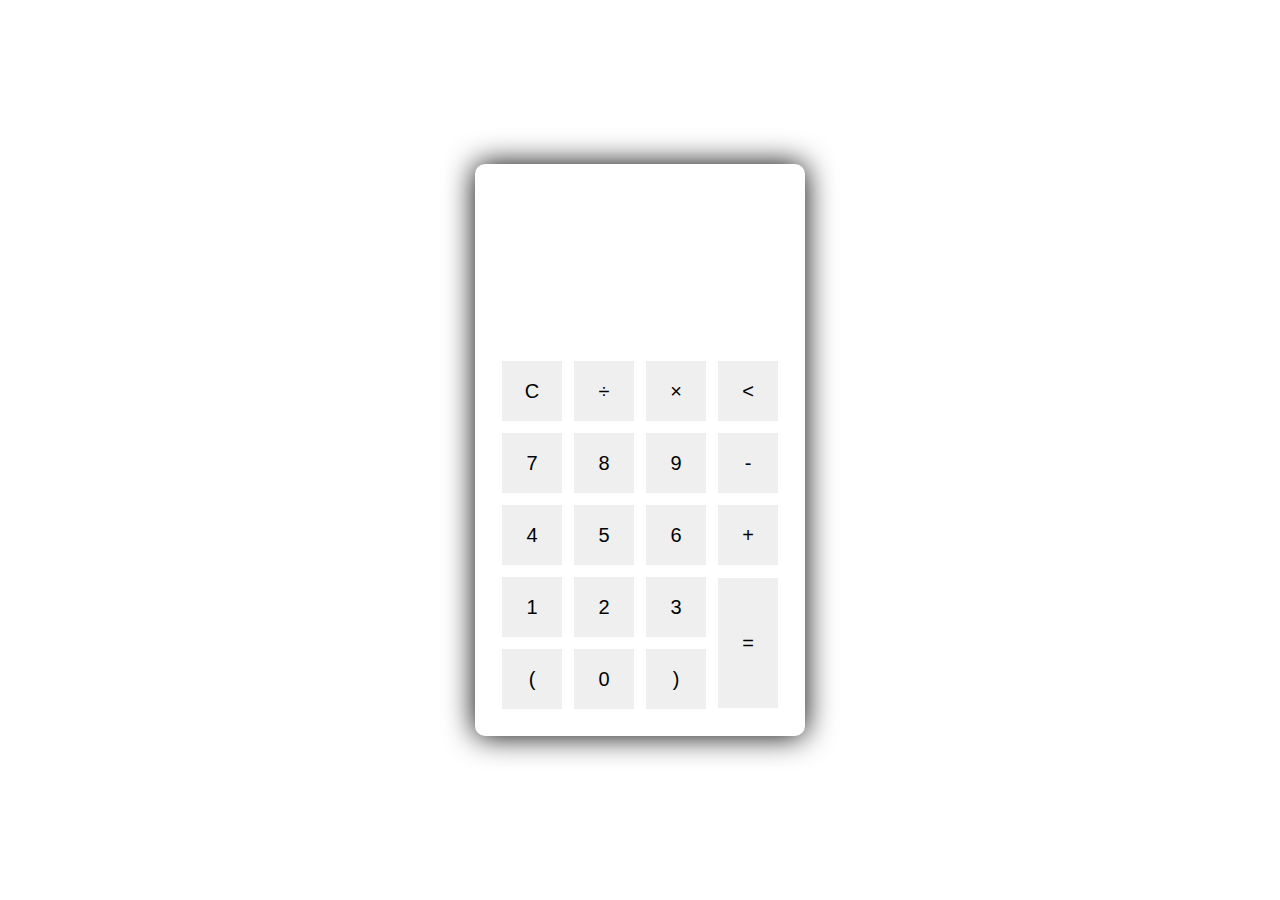
<file: Calculator/index.html>
<!DOCTYPE html>
<html lang="en">
<head>
    <meta charset="UTF-8">
    <meta http-equiv="X-UA-Compatible" content="IE=edge">
    <meta name="viewport" content="width=device-width, initial-scale=1.0">
    <link rel="stylesheet" href="style.css">
    <title>Simple Calculator</title>
</head>
<body>
    <div class="container">
        <div class="calculator dark">
            <div class="theme-toggler active">
                <i class="toggler-icon"></i>
            </div>
            <div class="display-screen">
                <div id="display"></div>
            </div>
            <div class="buttons">
                <table>
                    <tr>
                        <td><button class="btn-operator" id="clear">C</button></td>
                        <td><button class="btn-operator" id="/">&divide;</button></td>
                        <td><button class="btn-operator" id="*">&times;</button></td>
                        <td><button class="btn-operator" id="backspace"><</button></td>
                    </tr>
                    <tr>
                        <td><button class="btn-number" id="7">7</button></td>
                        <td><button class="btn-number" id="8">8</button></td>
                        <td><button class="btn-number" id="9">9</button></td>
                        <td><button class="btn-operator" id="-">-</button></td>
                    </tr>
                    <tr>
                        <td><button class="btn-number" id="4">4</button></td>
                        <td><button class="btn-number" id="5">5</button></td>
                        <td><button class="btn-number" id="6">6</button></td>
                        <td><button class="btn-operator" id="+">+</button></td>
                    </tr>
                    <tr>
                        <td><button class="btn-number" id="1">1</button></td>
                        <td><button class="btn-number" id="2">2</button></td>
                        <td><button class="btn-number" id="3">3</button></td>
                        <td rowspan="2"><button class="btn-equal" id="equal">=</button></td>
                    </tr>
                    <tr>
                        <td><button class="btn-operator" id="(">(</button></td>
                        <td><button class="btn-number" id="0">0</button></td>
                        <td><button class="btn-operator" id=")">)</button></td>
                    </tr>
                </table>
            </div>
        </div>
    </div>
    <script src="script.js"></script>
</body>
</html>
</file>
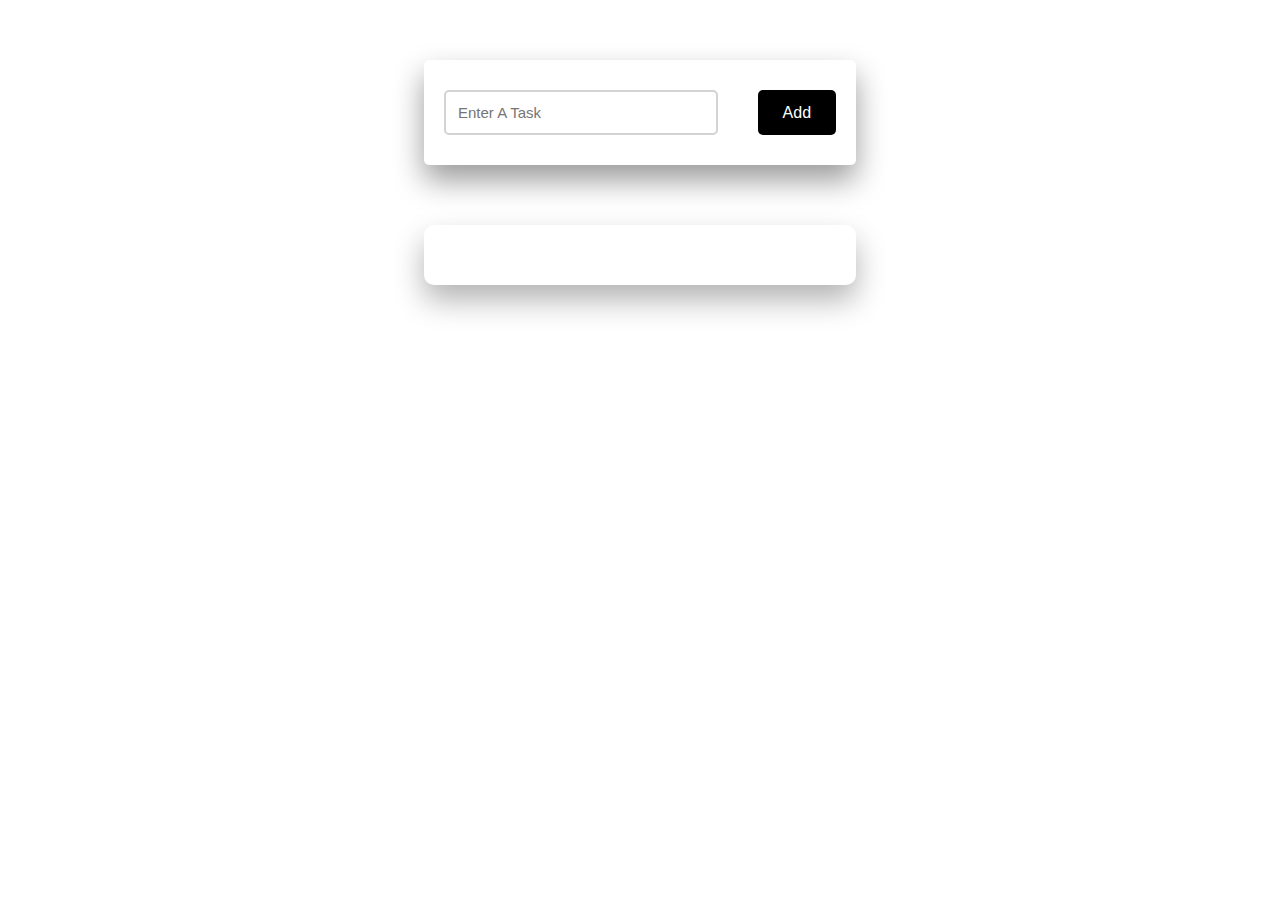
<file: ToDoList/index.html>
<!DOCTYPE html>
<html lang="en">
<head>
    <title>To Do List</title>
    <link rel="stylesheet" href="https://cdnjs.cloudflare.com/ajax/libs/font-awesome/5.15.2/css/all.min.css">
    <link rel="stylesheet" href="style.css">
</head>
<body>
    <div class="container">
        <div id="newtask">
            <input type="text" placeholder="Enter A Task">
            <button id="push">Add</button>
        </div>
        <div id="tasks"></div>
    </div>
    <script src="script.js"></script>
</body>
</html>
</file>
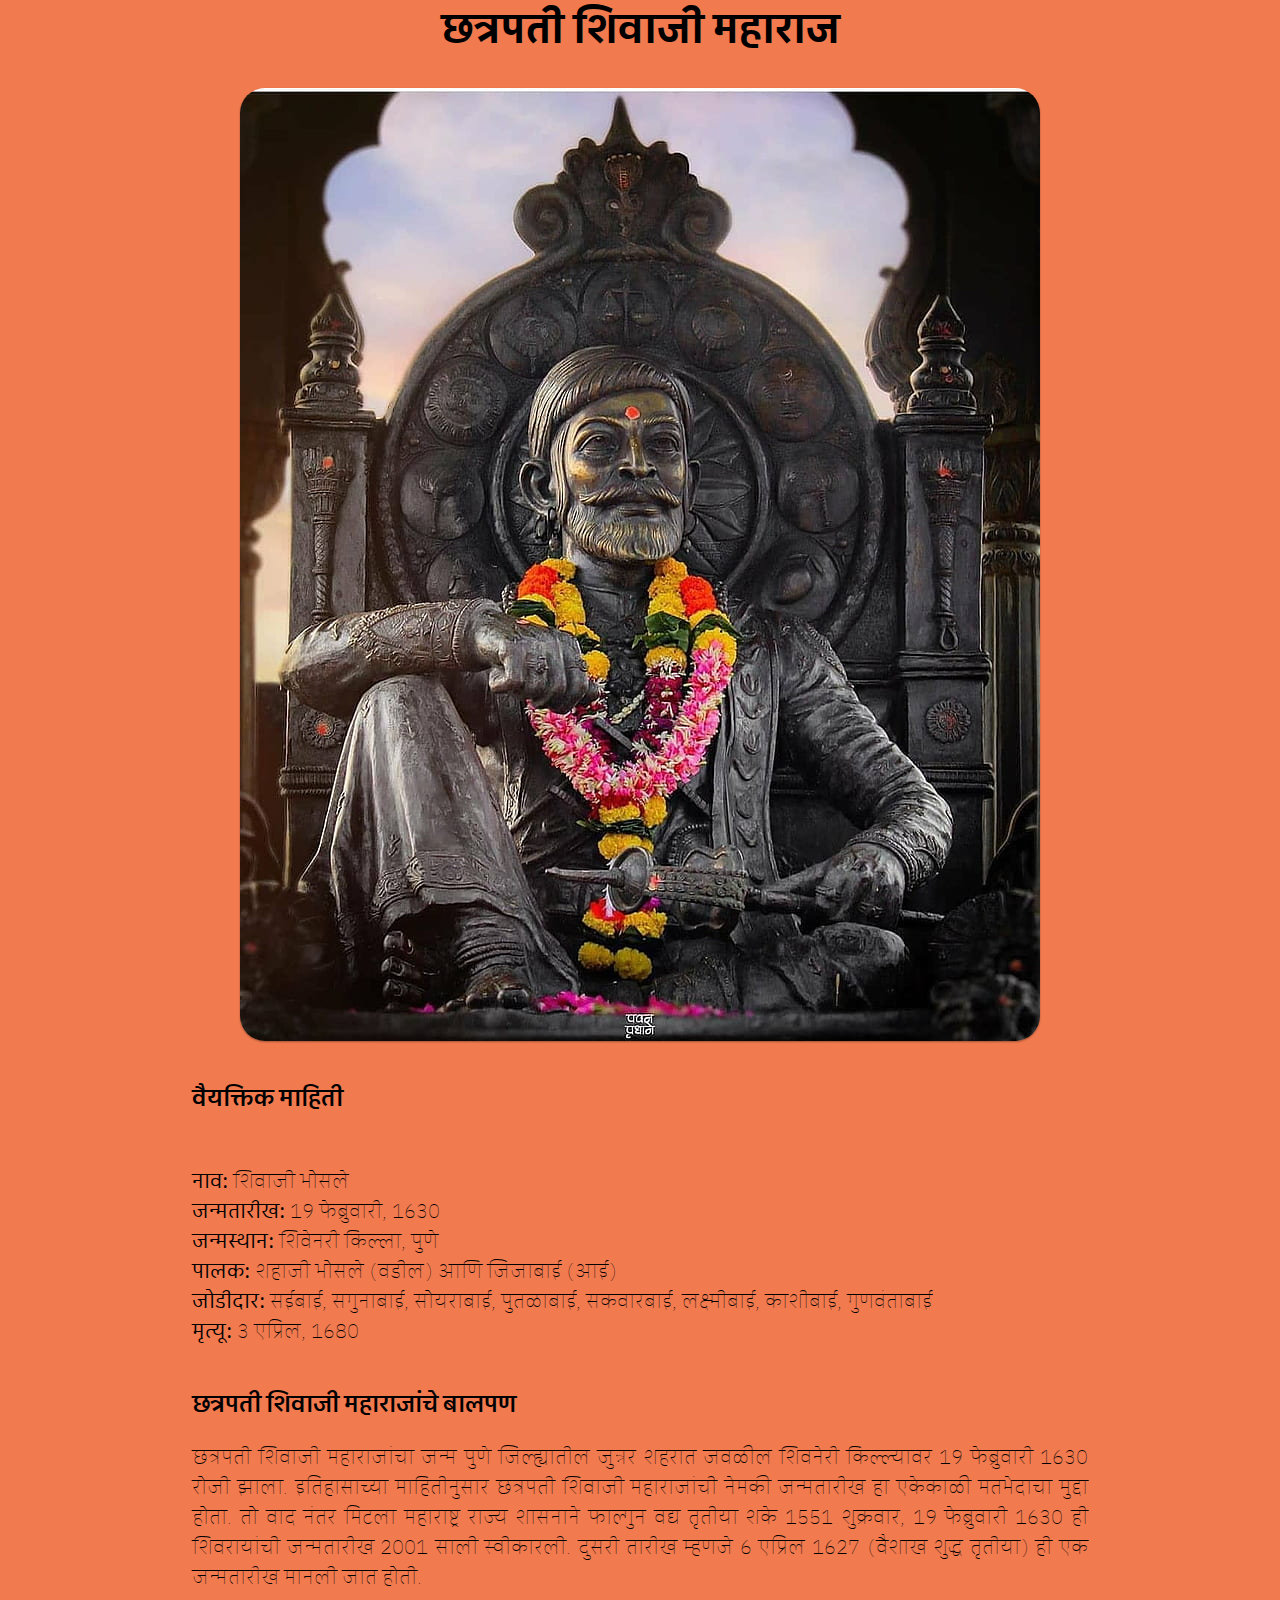
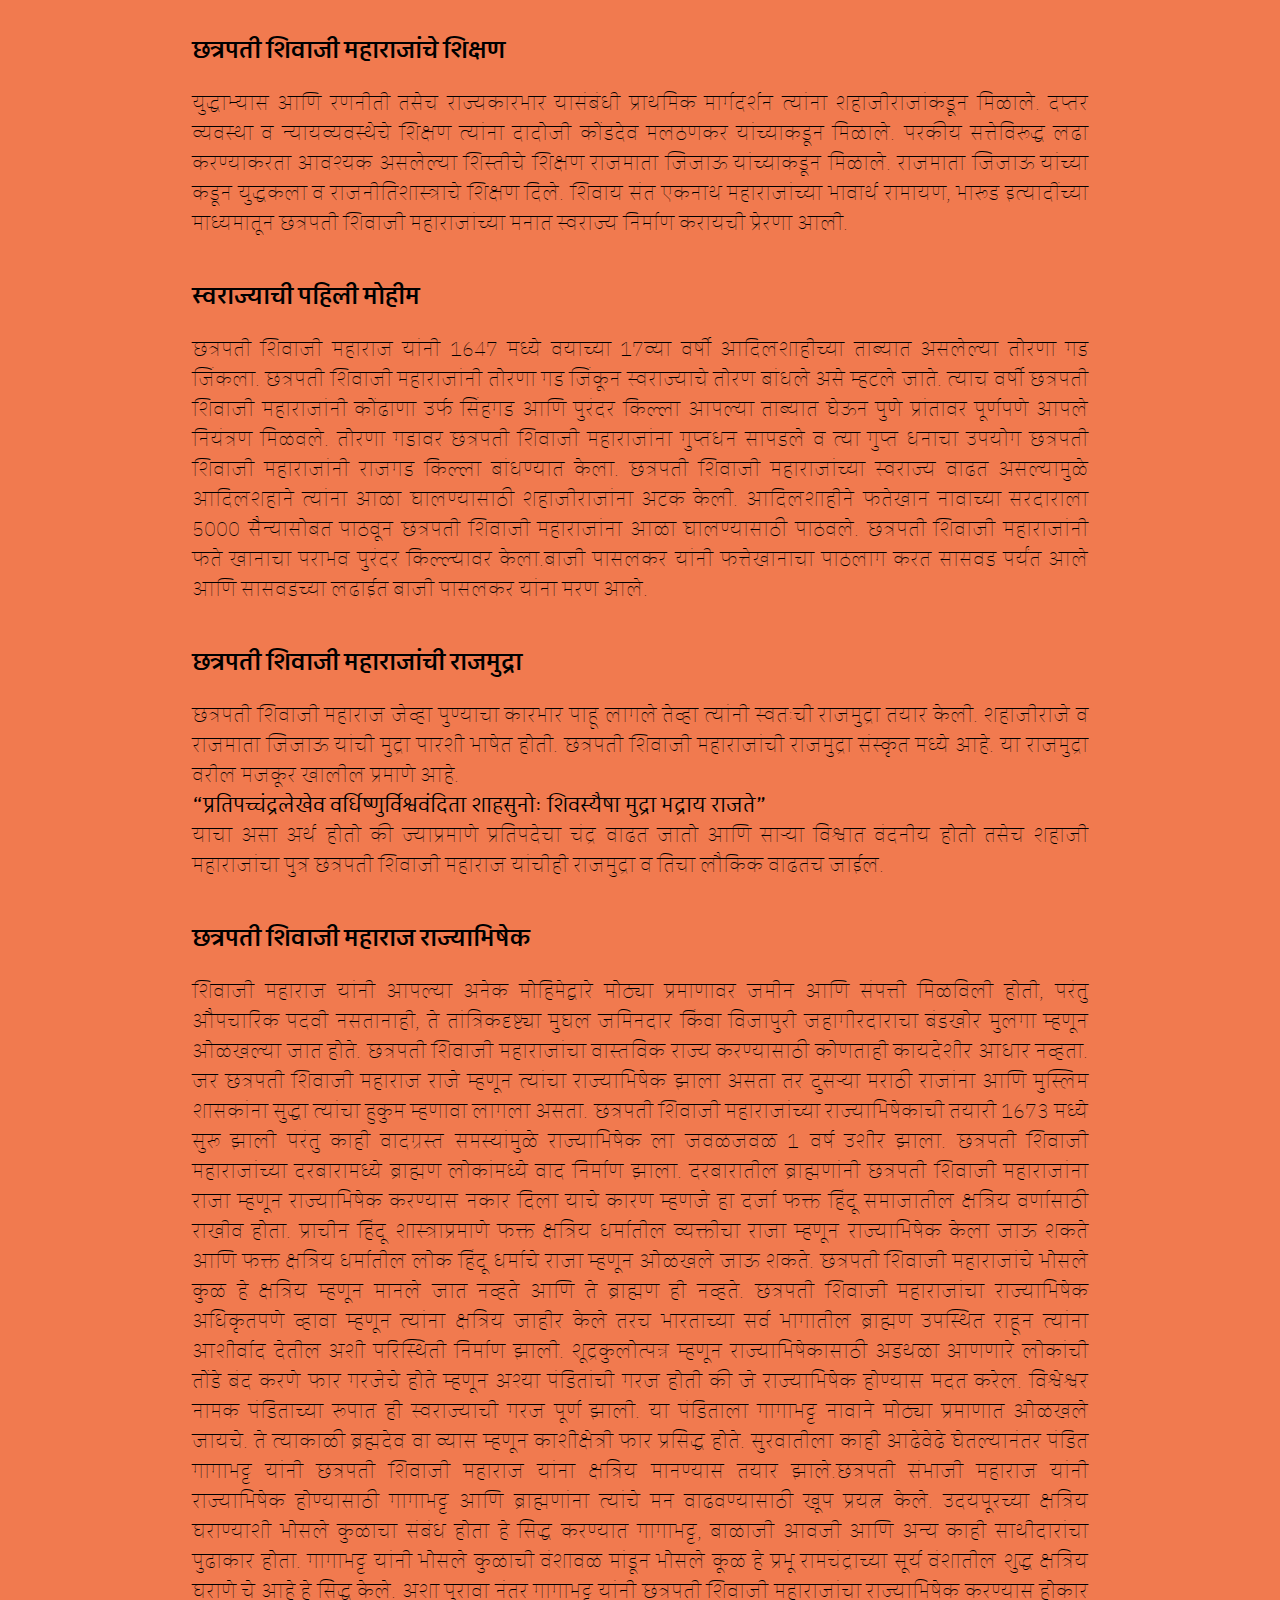
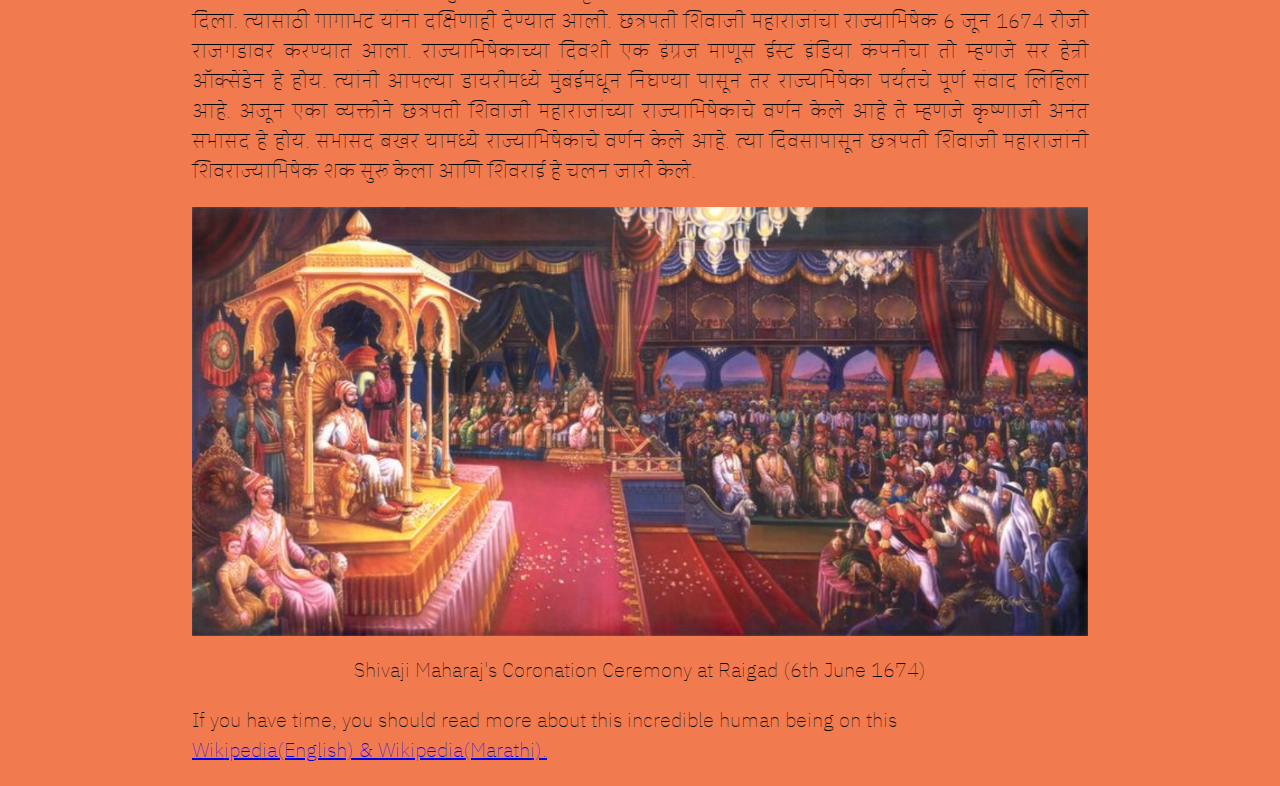
<file: Tribute Page/index.html>
<html>
    <head>
        <meta charset="utf-8">
        <title>Tribute Page - छत्रपती शिवाजी महाराज</title>
        <link rel="stylesheet" href="style.css">
    </head>
    <body>
        <main id="main">
            <header>
                <h1 id="title">छत्रपती शिवाजी महाराज</h1>
            </header>
            <figure id="img-div">
                    <img class="lift-animation" id="image" src="HD-wallpaper-shivaji-maharaj-maratha.jpg" alt="A black-and-white photograph of Mahatma Gandhi wearing a stole."/></a>
            </figure>
            
            <section id="tribute-info">    
                <h3>वैयक्तिक माहिती</h3>
                    <p>
                        <br><b>नाव:</b> शिवाजी भोसले
                        <br><b>जन्मतारीख:</b> 19 फेब्रुवारी, 1630
                        <br><b>जन्मस्थान:</b> शिवेनरी किल्ला, पुणे
                        <br><b>पालक:</b> शहाजी भोसले (वडील) आणि जिजाबाई (आई)
                        <br><b>जोडीदार:</b> सईबाई, सगुनाबाई, सोयराबाई, पुतळाबाई, सकवारबाई, लक्ष्मीबाई, काशीबाई, गुणवंताबाई
                        <br><b>मृत्यू:</b> 3 एप्रिल, 1680
                    </p>
                
                <h3>छत्रपती शिवाजी महाराजांचे बालपण</h3>
                    <p>
                        छत्रपती शिवाजी महाराजांचा जन्म पुणे जिल्ह्यातील जुन्नर शहरात जवळील शिवनेरी किल्ल्यावर 19 फेब्रुवारी 1630 रोजी झाला. इतिहासाच्या माहितीनुसार छत्रपती शिवाजी महाराजांची नेमकी 
                        जन्मतारीख हा एकेकाळी मतभेदाचा मुद्दा होता. तो वाद नंतर मिटला महाराष्ट्र राज्य शासनाने फाल्गुन वद्य तृतीया शके 1551 शुक्रवार, 19 फेब्रुवारी 1630 ही शिवरायांची जन्मतारीख 2001 
                        साली स्वीकारली. दुसरी तारीख म्हणजे 6 एप्रिल 1627 (वैशाख शुद्ध तृतीया) ही एक जन्मतारीख मानली जात होती.
                    </p>
                
                <h3>छत्रपती शिवाजी महाराजांचे शिक्षण</h3>
                    <p>
                        युद्धाभ्यास आणि रणनीती तसेच राज्यकारभार यासंबंधी प्राथमिक मार्गदर्शन त्यांना शहाजीराजांकडून मिळाले. दप्तर व्यवस्था व न्यायव्यवस्थेचे शिक्षण त्यांना दादोजी कोंडदेव मलठणकर यांच्याकडून 
                        मिळाले. परकीय सत्तेविरूद्ध लढा करण्याकरता आवश्यक असलेल्या शिस्तीचे शिक्षण राजमाता जिजाऊ यांच्याकडून मिळाले. राजमाता जिजाऊ यांच्या कडून युद्धकला व राजनीतिशास्त्राचे शिक्षण 
                        दिले. शिवाय संत एकनाथ महाराजांच्या भावार्थ रामायण, भारूड इत्यादींच्या माध्यमातून छत्रपती शिवाजी महाराजांच्या मनात स्वराज्य निर्माण करायची प्रेरणा आली.
                    </p>

                <h3>स्वराज्याची पहिली मोहीम</h3> 
                    <p>
                        छत्रपती शिवाजी महाराज यांनी 1647 मध्ये वयाच्या 17व्या वर्षी आदिलशाहीच्या ताब्यात असलेल्या तोरणा गड जिंकला. छत्रपती शिवाजी महाराजांनी तोरणा गड जिंकून स्वराज्याचे तोरण बांधले असे 
                        म्हटले जाते. त्याच वर्षी छत्रपती शिवाजी महाराजांनी कोंढाणा उर्फ सिंहगड आणि पुरंदर किल्ला आपल्या ताब्यात घेऊन पुणे प्रांतावर पूर्णपणे आपले नियंत्रण मिळवले. तोरणा गडावर छत्रपती शिवाजी
                        महाराजांना गुप्तधन सापडले व त्या गुप्त धनाचा उपयोग छत्रपती शिवाजी महाराजांनी राजगड किल्ला बांधण्यात केला. छत्रपती शिवाजी महाराजांच्या स्वराज्य वाढत असल्यामुळे आदिलशहाने त्यांना 
                        आळा घालण्यासाठी शहाजीराजांना अटक केली. आदिलशाहीने फतेखान नावाच्या सरदाराला 5000 सैन्यासोबत पाठवून छत्रपती शिवाजी महाराजांना आळा घालण्यासाठी पाठवले. छत्रपती शिवाजी 
                        महाराजांनी फते खानाचा पराभव पुरंदर किल्ल्यावर केला.बाजी पासलकर यांनी फत्तेखानाचा पाठलाग करत सासवड पर्यंत आले आणि सासवडच्या लढाईत बाजी पासलकर यांना मरण आले.
                    </p>
                    
                <h3>छत्रपती शिवाजी महाराजांची राजमुद्रा </h3>
                    <p>
                        छत्रपती शिवाजी महाराज जेव्हा पुण्याचा कारभार पाहू लागले तेव्हा त्यांनी स्वतःची राजमुद्रा तयार केली. शहाजीराजे व राजमाता जिजाऊ यांची मुद्रा पारशी भाषेत होती. छत्रपती शिवाजी महाराजांची
                        राजमुद्रा संस्कृत मध्ये आहे. या राजमुद्रा वरील मजकूर खालील प्रमाणे आहे.
                        <br><b>“प्रतिपच्चंद्रलेखेव वर्धिष्णुर्विश्ववंदिता शाहसुनोः शिवस्यैषा मुद्रा भद्राय राजते”</b>
                        <br>याचा असा अर्थ होतो की ज्याप्रमाणे प्रतिपदेचा चंद्र वाढत जातो आणि साऱ्या विश्वात वंदनीय होतो तसेच शहाजी महाराजांचा पुत्र छत्रपती शिवाजी महाराज यांचीही राजमुद्रा व तिचा लौकिक वाढतच जाईल.
                    </p>
                
                <h3>छत्रपती शिवाजी महाराज राज्याभिषेक</h3>
                    <p>
                        शिवाजी महाराज यांनी आपल्या अनेक मोहिमेद्वारे मोठ्या प्रमाणावर जमीन आणि संपत्ती मिळविली होती, परंतु औपचारिक पदवी नसतानाही, ते तांत्रिकदृष्ट्या मुघल जमिनदार किंवा विजापुरी 
                        जहागीरदाराचा बंडखोर मुलगा म्हणून ओळखल्या जात होते. छत्रपती शिवाजी महाराजांचा वास्तविक राज्य करण्यासाठी कोणताही कायदेशीर आधार नव्हता. जर छत्रपती शिवाजी महाराज राजे म्हणून
                        त्यांचा राज्याभिषेक झाला असता तर दुसऱ्या मराठी राजांना आणि मुस्लिम शासकांना सुद्धा त्यांचा हुकुम म्हणावा लागला असता. छत्रपती शिवाजी महाराजांच्या राज्याभिषेकाची तयारी 1673 मध्ये सुरू 
                        झाली परंतु काही वादग्रस्त समस्यांमुळे राज्याभिषेक ला जवळजवळ 1 वर्ष उशीर झाला. छत्रपती शिवाजी महाराजांच्या दरबारामध्ये ब्राह्मण लोकांमध्ये वाद निर्माण झाला. दरबारातील ब्राह्मणांनी 
                        छत्रपती शिवाजी महाराजांना राजा म्हणून राज्याभिषेक करण्यास नकार दिला याचे कारण म्हणजे हा दर्जा फक्त हिंदू समाजातील क्षत्रिय वर्णासाठी राखीव होता. प्राचीन हिंदू शास्त्राप्रमाणे फक्त क्षत्रिय
                        धर्मातील व्यक्तीचा राजा म्हणून राज्याभिषेक केला जाऊ शकते आणि फक्त क्षत्रिय धर्मातील लोक हिंदू धर्माचे राजा म्हणून ओळखले जाऊ शकते. छत्रपती शिवाजी महाराजांचे भोसले कुळ हे क्षत्रिय 
                        म्हणून मानले जात नव्हते आणि ते ब्राह्मण ही नव्हते. छत्रपती शिवाजी महाराजांचा राज्याभिषेक अधिकृतपणे व्हावा म्हणून त्यांना क्षत्रिय जाहीर केले तरच भारताच्या सर्व भागातील ब्राह्मण उपस्थित 
                        राहून त्यांना आशीर्वाद देतील अशी परिस्थिती निर्माण झाली. शूद्रकुलोत्पन्न म्हणून राज्याभिषेकासाठी अडथळा आणणारे लोकांची तोंडे बंद करणे फार गरजेचे होते म्हणून अश्या पंडितांची गरज होती 
                        की जे राज्याभिषेक होण्यास मदत करेल. विश्वेश्वर नामक पंडिताच्या रूपात ही स्वराज्याची गरज पूर्ण झाली. या पंडिताला गागाभट्ट नावाने मोठ्या प्रमाणात ओळखले जायचे. ते त्याकाळी ब्रह्मदेव वा 
                        व्यास म्हणून काशीक्षेत्री फार प्रसिद्ध होते. सुरवातीला काही आढेवेढे घेतल्यानंतर पंडित गागाभट्ट यांनी छत्रपती शिवाजी महाराज यांना क्षत्रिय मानण्यास तयार झाले.छत्रपती संभाजी महाराज यांनी 
                        राज्याभिषेक होण्यासाठी गागाभट्ट आणि ब्राह्मणांना त्यांचे मन वाढवण्यासाठी खूप प्रयत्न केले. उदयपूरच्या क्षत्रिय घराण्याशी भोसले कुळाचा संबंध होता हे सिद्ध करण्यात गागाभट्ट, बाळाजी आवजी 
                        आणि अन्य काही साथीदारांचा पुढाकार होता. गागाभट्ट यांनी भोसले कुळाची वंशावळ मांडून भोसले कूळ हे प्रभू रामचंद्राच्या सूर्य वंशातील शुद्ध क्षत्रिय घराणे चे आहे हे सिद्ध केले. अशा पुरावा 
                        नंतर गागाभट्ट यांनी छत्रपती शिवाजी महाराजांचा राज्याभिषेक करण्यास होकार दिला. त्यासाठी गागाभट यांना दक्षिणाही देण्यात आली. छत्रपती शिवाजी महाराजांचा राज्याभिषेक 6 जून 1674 रोजी 
                        राजगडावर करण्यात आला. राज्याभिषेकाच्या दिवशी एक इंग्रज माणूस ईस्ट इंडिया कंपनीचा तो म्हणजे सर हेन्री ऑक्सेंडेन हे होय. त्यांनी आपल्या डायरीमध्ये मुंबईमधून निघण्या पासून तर 
                        राज्यभिषेका पर्यंतचे पूर्ण संवाद लिहिला आहे. अजून एका व्यक्तीने छत्रपती शिवाजी महाराजांच्या राज्याभिषेकाचे वर्णन केले आहे ते म्हणजे कृष्णाजी अनंत सभासद हे होय. सभासद बखर यामध्ये 
                        राज्याभिषेकाचे वर्णन केले आहे. त्या दिवसापासून छत्रपती शिवाजी महाराजांनी शिवराज्याभिषेक शक सुरू केला आणि शिवराई हे चलन जारी केले.
                    </p>
            </section>
            
            <div id="img-div">
                <div id="image">
                    <img src="rajyaabhishek1.jpg" class="center">
                </div>
                
                <div id="img-caption">
                    <p>Shivaji Maharaj's Coronation Ceremony at Raigad (6th June 1674)</p>
                </div>

                <div class="more-info" id ="tribute-link">
                    <p>
                        If you have time, you should read more about this incredible human being on this
                        <a href="https://en.wikipedia.org/wiki/Shivaji" id="tribute_link">
                            <br>Wikipedia(English) &     
                        </a>
                        <a href="https://mr.wikipedia.org/wiki/%E0%A4%B6%E0%A4%BF%E0%A4%B5%E0%A4%BE%E0%A4%9C%E0%A5%80_%E0%A4%AE%E0%A4%B9%E0%A4%BE%E0%A4%B0%E0%A4%BE%E0%A4%9C" id="tribute_link">
                            Wikipedia(Marathi).
                        </a>
                    </p>  
                </div>
        </main>
    </body>
</html>
</file>
<file: Calculator/style.css>
* {
    padding: 0;
    margin: 0;
    box-sizing: border-box;
    outline: 0;
    transition: all 0.5s ease;
}

body {
    font-family: sans-serif;
}

a {
    text-decoration: none;
    color: #fff;
}

.container {
    height: 100vh;
    width: 100vw;
    display: grid;
    place-items: center;
}

.calculator {
    position: relative;
    height: auto;
    width: auto;
    padding: 20px;
    border-radius: 10px;
    box-shadow: 0 0 30px #000;
}


.theme-toggler.active::before {
    background-color: #fff;
}

.theme-toggler::before {
    content: '';
    height: 30px;
    width: 30px;
    position: absolute;
    top: 50%;
    transform: translate(-50%, -50%);
    border-radius: 50%;
    background-color: #333;
    z-index: -1;
}

#display {
    margin: 0 10px;
    height: 150px;
    width: auto;
    max-width: 270px;
    display: flex;
    align-items: flex-end;
    justify-content: flex-end;
    font-size: 30px;
    margin-bottom: 20px;
    overflow-x: scroll;
  }

#display::-webkit-scrollbar {
    display: block;
    height: 3px;
}

button {
    height: 60px;
    width: 60px;
    border: 0;
    margin: 5px;
    font-size: 20px;
    cursor: pointer;
    transition: all 200ms ease;
}

button:hover {
    transform: scale(1.1);
}

button#equal {
    height: 130px;
}

.calculator {
    background-color: #fff;
}

.calculator #display {
    color: #0a1e23;
}
</file>
<file: ToDoList/style.css>
*,
*:before,
*:after{
    padding: 0;
    margin: 0;
    box-sizing: border-box;
}
body{
    height: 100vh;
    background: white
}
.container{
    width: 40%;
    min-width: 450px;
    position: absolute;
    margin: auto;
    left: 0;
    right: 0;
    top: 30px;
    padding: 30px 40px;
}
#newtask{
    position: relative;
    background-color: #ffffff;
    padding: 30px 20px;
    border-radius: 5px;
    box-shadow: 0 15px 30px rgba(0,0,0,0.4);
}
#newtask input{
    width: 70%;
    width: 70%;
    height: 45px;
    font-family: 'Poppins',sans-serif;
    font-size: 15px;
    border: 2px solid #d1d3d4;
    padding: 12px;
    color: #111111;
    font-weight: 500;
    position: relative;
    border-radius: 5px;
}
#newtask input:focus{
    outline: none;
    border-color: #8052ec;
}
#newtask button{
    position: relative;
    float: right;
    width: 20%;
    height: 45px;
    border-radius: 5px;
    font-family: 'Poppins',sans-serif;
    font-weight: 500;
    font-size: 16px;
    background-color: black;
    border: none;
    color: #ffffff;
    cursor: pointer;
    outline: none;
}
#tasks{
    background-color: #ffffff;
    padding: 30px 20px;
    margin-top: 60px;
    border-radius: 10px;
    box-shadow: 0 15px 30px rgba(0,0,0,0.3);
    width: 100%;
    position: relative;
}
.task{
    background-color: #ffffff;
    height: 50px;
    padding: 5px 10px;
    margin-top: 10px;
    display: flex;
    align-items: center;
    justify-content: space-between;
    border-bottom: 2px solid #d1d3d4;
    cursor: pointer;
}
.task span{
    font-family: 'Poppins',sans-serif;
    font-size: 15px;
    font-weight: 400;
}
.task button{
    background-color: black;
    color: #ffffff;
    height: 100%;
    width: 40px;
    border-radius: 5px;
    border: none;
    cursor: pointer;
    outline: none;
}
.completed{
    text-decoration: line-through;
}
</file>
<file: Tribute Page/style.css>
@import url('https://fonts.googleapis.com/css2?family=IBM+Plex+Sans+Devanagari&display=swap');

html {
    font-family: 'IBM Plex Sans Devanagari', sans-serif;
    font-size: 10px;
    font-weight: 150;
    color: black;
    background: rgba(236, 74, 15, 0.732)
    /*url(https://images.rawpixel.com/image_800/cHJpdmF0ZS9sci9pbWFnZXMvd2Vic2l0ZS8yMDIyLTA1L3B4NjUwODQ3LWltYWdlLWpvYjYzMC1hXzIuanBn.jpg);*/
}

body {
    font-size: 2rem;
    margin: 0 auto;
    width: 70vw;
    text-align: justify;
}

@media (max-width: 768px) {
    body {
        width: 100vw;
    }
}

@media (min-width: 2000px) {
    body {
        max-width: 700px;
    }
}

h1 {
    font-family: 'IBM Plex Sans Devanagari', sans-serif;
    font-size: 4rem;
    color: black;
    text-align: center;
}

.subtitle {
    font-family: 'IBM Plex Sans Devanagari', sans-serif;
    font-size: 2rem;
    color: black; 
}

h2 {
    font-family: 'IBM Plex Sans Devanagari', sans-serif;
    font-size: 2.8rem;
    margin: 50px 0 25px 0;
    text-align: center;
}

h3 {
    font-family: 'IBM Plex Sans Devanagari', sans-serif;
    font-size: 2.5 rem;
    font-weight: 600;
    margin: 40px 0 5px 0;
    color: black;
}

section {
    text-align: justify;
}

.center {
    display: block;
    margin-left: auto;
    margin-right: auto;
    width: 100%;
  }
  
#image {
    display: block;
    max-width: 100%;
    height: auto;
    margin: 0 auto;
    border-radius: 25px;
}

#img-caption {
    font-family: 'IBM Plex Sans Devanagari', sans-serif;
    margin-top: 20px;
    text-align: center;
}

blockquote {
    font-family: 'IBM Plex Sans Devanagari', sans-serif;
    font-size: 2.25rem;
    /*-color: ghostwhite;*/
    margin: 30px 15% 0 25%;
    padding: 10px 0% 10px 0%;
    max-width: 100%;
    height: auto;
    border-radius: 25px;
    background: white;
}

cite {
    font-family: 'IBM Plex Sans Devanagari', sans-serif;
    font-size: 1.6rem;
}

.source-image {
    width: 200px;
    height: 100px;
    border-radius: 15px;
    background-color: white;
    margin: 0 10px 50px 10px;
}

.lift-animation {
    box-shadow: 0 1px 2px rgba(0, 0, 0, 0.322);
    -webkit-transition: all 0.6s cubic-bezier(0.165, 0.84, 0.44, 1);
    transition: all 0.6s cubic-bezier(0.165, 0.84, 0.44, 1);
    margin-bottom: 30px;
}

.lift-animation:hover {
    box-shadow: 15px 15px 15px rgba(0, 0, 0, 0.377);
    -webkit-transform: scale(1.03, 1.03);
    transform: scale(1.03, 1.03);
}
</file>
